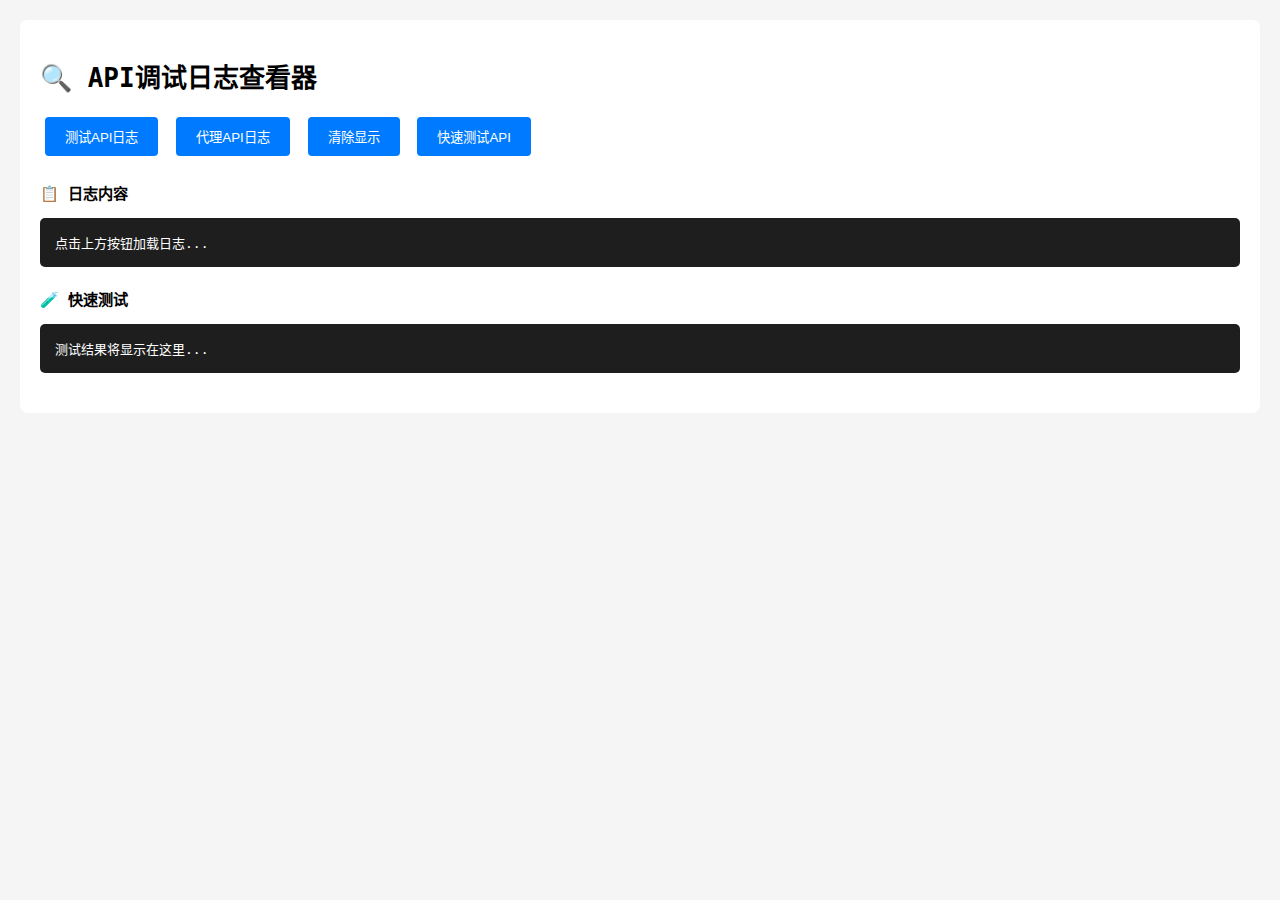
<file: debug-logs.html>
<!DOCTYPE html>
<html lang="zh-CN">

  <head>
    <meta charset="UTF-8">
    <meta name="viewport" content="width=device-width, initial-scale=1.0">
    <title>API调试日志</title>
    <style>
      body {
        font-family: monospace;
        margin: 20px;
        background: #f5f5f5;
      }

      .container {
        max-width: 1200px;
        margin: 0 auto;
        background: white;
        padding: 20px;
        border-radius: 8px;
      }

      .log-section {
        margin: 20px 0;
      }

      .log-content {
        background: #1e1e1e;
        color: #fff;
        padding: 15px;
        border-radius: 5px;
        overflow-x: auto;
        max-height: 400px;
        overflow-y: auto;
      }

      button {
        padding: 10px 20px;
        margin: 5px;
        border: none;
        border-radius: 4px;
        cursor: pointer;
        background: #007bff;
        color: white;
      }

      .error {
        color: #e23b21;
      }

      .success {
        color: #51cf66;
      }

      .info {
        color: #74c0fc;
      }
    </style>
  </head>

  <body>
    <div class="container">
      <h1>🔍 API调试日志查看器</h1>

      <div>
        <button onclick="loadLogs('test')">测试API日志</button>
        <button onclick="loadLogs('proxy')">代理API日志</button>
        <button onclick="clearLogs()">清除显示</button>
        <button onclick="testAPI()">快速测试API</button>
      </div>

      <div class="log-section">
        <h3>📋 日志内容</h3>
        <div id="logContent" class="log-content">点击上方按钮加载日志...</div>
      </div>

      <div class="log-section">
        <h3>🧪 快速测试</h3>
        <div id="testResult" class="log-content">测试结果将显示在这里...</div>
      </div>
    </div>

    <script>
      async function loadLogs(type) {
        const logContent = document.getElementById('logContent');
        logContent.innerHTML = '正在加载日志...';

        try {
          let logFile = '';
          if (type === 'test') {
            logFile = '/api/logs/test_register.log';
          } else if (type === 'proxy') {
            logFile = '/api/logs/proxy_register.log';
          }

          const response = await fetch(logFile);
          if (response.ok) {
            const logText = await response.text();
            if (logText.trim()) {
              logContent.innerHTML = '<pre>' + logText + '</pre>';
            } else {
              logContent.innerHTML = '<span class="info">日志文件为空</span>';
            }
          } else {
            logContent.innerHTML = '<span class="error">无法加载日志文件 (HTTP ' + response.status + ')</span>';
          }
        } catch (error) {
          logContent.innerHTML = '<span class="error">加载日志时发生错误: ' + error.message + '</span>';
        }
      }

      function clearLogs() {
        document.getElementById('logContent').innerHTML = '日志已清除显示';
        document.getElementById('testResult').innerHTML = '测试结果已清除';
      }

      async function testAPI() {
        const testResult = document.getElementById('testResult');
        testResult.innerHTML = '正在进行API测试...';

        const tests = [];

        // 测试1: 检查测试API状态
        tests.push(testTestAPI());

        // 测试2: 检查代理API状态
        tests.push(testProxyAPI());

        try {
          const results = await Promise.all(tests);
          let output = '';

          results.forEach((result, index) => {
            output += `测试 ${index + 1}: ${result}\n`;
          });

          testResult.innerHTML = '<pre>' + output + '</pre>';
        } catch (error) {
          testResult.innerHTML = '<span class="error">测试过程中发生错误: ' + error.message + '</span>';
        }
      }

      async function testTestAPI() {
        try {
          const response = await fetch('/api/test-register.php');
          const data = await response.json();
          return `<span class="success">✅ 测试API正常</span> - ${data.status}`;
        } catch (error) {
          return `<span class="error">❌ 测试API异常</span> - ${error.message}`;
        }
      }

      async function testProxyAPI() {
        try {
          const response = await fetch('/api/proxy-register.php', {
            method: 'POST',
            headers: { 'Content-Type': 'application/json' },
            body: JSON.stringify({
              targetSite: 'test.8yhot.com',
              registrationData: {
                email: 'debug@test.com',
                password: '123456',
                username: '调试用户'
              }
            })
          });
          const data = await response.json();
          if (data.success) {
            return `<span class="success">✅ 代理API正常</span> - 注册成功`;
          } else {
            return `<span class="info">⚠️ 代理API响应</span> - ${data.message}`;
          }
        } catch (error) {
          return `<span class="error">❌ 代理API异常</span> - ${error.message}`;
        }
      }
    </script>
  </body>

</html>
</file>
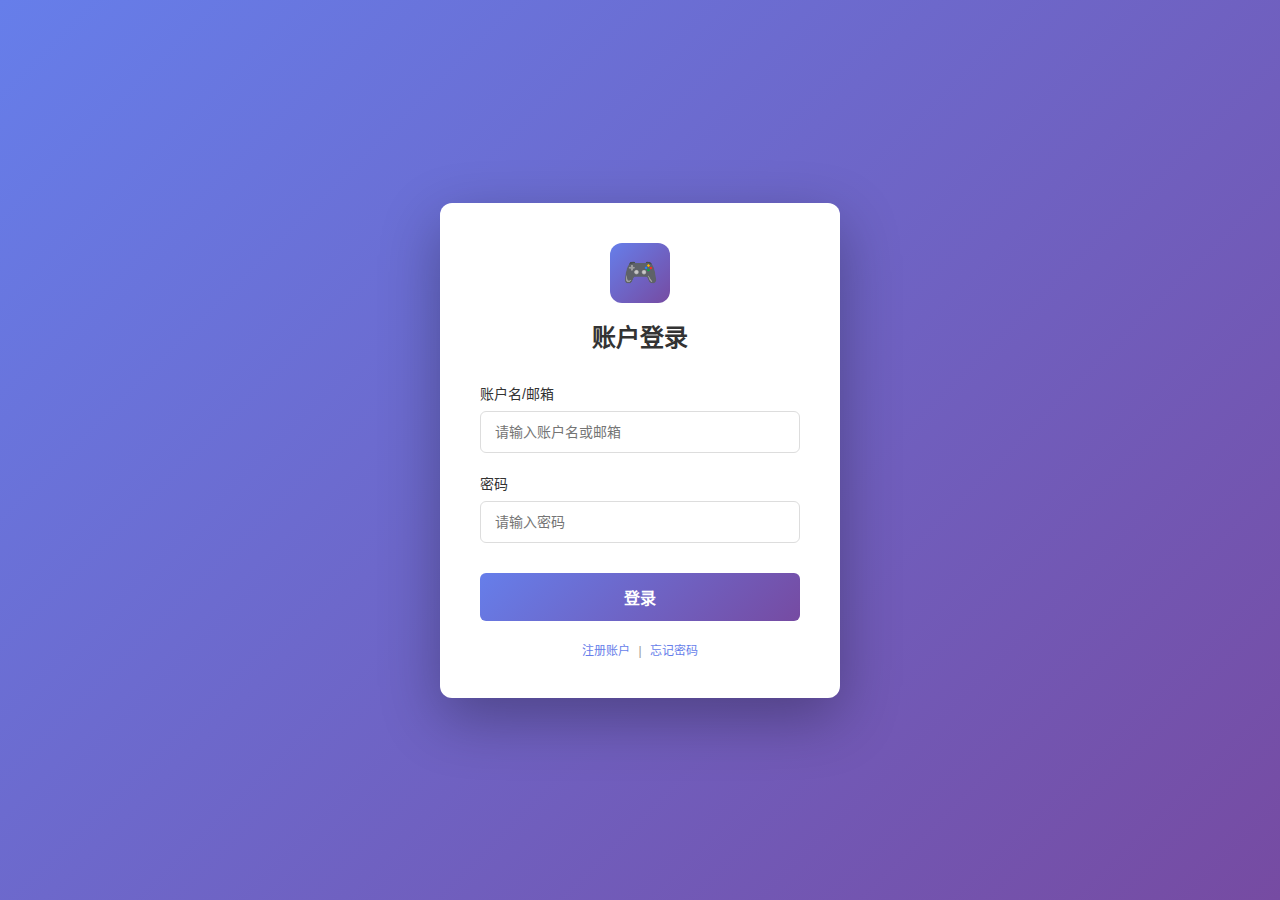
<file: encrypted-login-example.html>
<!DOCTYPE html>
<html lang="zh-CN">
<head>
    <meta charset="UTF-8">
    <meta name="viewport" content="width=device-width, initial-scale=1.0">
    <title>登录</title>
    <style>
        * {
            margin: 0;
            padding: 0;
            box-sizing: border-box;
        }
        
        body {
            font-family: -apple-system, BlinkMacSystemFont, 'Segoe UI', Roboto, Oxygen, Ubuntu, Cantarell, sans-serif;
            background: linear-gradient(135deg, #667eea 0%, #764ba2 100%);
            min-height: 100vh;
            display: flex;
            justify-content: center;
            align-items: center;
            padding: 20px;
        }
        
        .login-container {
            background: white;
            border-radius: 12px;
            box-shadow: 0 20px 60px rgba(0, 0, 0, 0.3);
            width: 100%;
            max-width: 400px;
            padding: 40px;
        }
        
        .header {
            text-align: center;
            margin-bottom: 30px;
        }
        
        .logo {
            width: 60px;
            height: 60px;
            background: linear-gradient(135deg, #667eea 0%, #764ba2 100%);
            border-radius: 12px;
            margin: 0 auto 15px;
            display: flex;
            align-items: center;
            justify-content: center;
            color: white;
            font-size: 28px;
            font-weight: bold;
        }
        
        .title {
            font-size: 24px;
            font-weight: 600;
            color: #333;
            margin-bottom: 10px;
        }
        
        .domain-info {
            background: #f5f7fa;
            border: 1px solid #e0e6ed;
            border-radius: 8px;
            padding: 12px;
            margin-bottom: 20px;
            font-size: 12px;
            color: #666;
            text-align: center;
            font-family: 'Courier New', monospace;
            word-break: break-all;
        }
        
        .domain-label {
            display: block;
            margin-bottom: 4px;
            font-size: 11px;
            color: #999;
            text-transform: uppercase;
            letter-spacing: 0.5px;
        }
        
        .domain-value {
            display: block;
            color: #333;
            font-weight: 500;
            word-break: break-all;
        }
        
        .form-group {
            margin-bottom: 20px;
        }
        
        .form-group label {
            display: block;
            font-size: 14px;
            font-weight: 500;
            color: #333;
            margin-bottom: 8px;
        }
        
        .form-group input {
            width: 100%;
            padding: 12px 14px;
            border: 1px solid #ddd;
            border-radius: 6px;
            font-size: 14px;
            transition: all 0.3s ease;
        }
        
        .form-group input:focus {
            outline: none;
            border-color: #667eea;
            box-shadow: 0 0 0 3px rgba(102, 126, 234, 0.1);
        }
        
        .login-btn {
            width: 100%;
            padding: 12px;
            background: linear-gradient(135deg, #667eea 0%, #764ba2 100%);
            color: white;
            border: none;
            border-radius: 6px;
            font-size: 16px;
            font-weight: 600;
            cursor: pointer;
            transition: all 0.3s ease;
            margin-top: 10px;
        }
        
        .login-btn:hover {
            transform: translateY(-2px);
            box-shadow: 0 10px 20px rgba(102, 126, 234, 0.3);
        }
        
        .login-btn:active {
            transform: translateY(0);
        }
        
        .footer {
            text-align: center;
            margin-top: 20px;
            font-size: 12px;
            color: #999;
        }
        
        .footer a {
            color: #667eea;
            text-decoration: none;
            margin: 0 5px;
        }
        
        .footer a:hover {
            text-decoration: underline;
        }
    </style>
</head>
<body>
    <div class="login-container">
        <div class="header">
            <div class="logo">🎮</div>
            <h1 class="title">账户登录</h1>
        </div>
        
        <!-- 加密域名显示 -->
        <div id="encrypted-domain-display" class="domain-info" style="display:none;">
            <span class="domain-label">服务域名已加密</span>
            <span class="domain-value" id="encrypted-value"></span>
        </div>
        
        <form onsubmit="handleLogin(event)">
            <div class="form-group">
                <label for="username">账户名/邮箱</label>
                <input type="text" id="username" name="username" placeholder="请输入账户名或邮箱" required>
            </div>
            
            <div class="form-group">
                <label for="password">密码</label>
                <input type="password" id="password" name="password" placeholder="请输入密码" required>
            </div>
            
            <button type="submit" class="login-btn">登录</button>
        </form>
        
        <div class="footer">
            <a href="#">注册账户</a>
            <span>|</span>
            <a href="#">忘记密码</a>
        </div>
    </div>
    
    <script>
        // 检查是否有来自快速登录的加密源信息
        function initializePage() {
            const params = new URLSearchParams(window.location.search);
            const source = params.get('source');
            const quickLogin = params.get('quickLogin');
            
            if (quickLogin === 'true' && source) {
                try {
                    // 解码 base64 加密的源信息
                    const decodedSource = atob(decodeURIComponent(source));
                    const sourceData = JSON.parse(decodedSource);
                    
                    // 显示加密的域名信息
                    if (sourceData.from === '8yhot.com') {
                        // 将当前域名进行部分掩盖显示
                        const currentDomain = window.location.hostname;
                        const maskedDomain = maskDomain(currentDomain);
                        
                        document.getElementById('encrypted-value').textContent = maskedDomain;
                        document.getElementById('encrypted-domain-display').style.display = 'block';
                        
                        console.log('快速登录源信息', sourceData);
                    }
                } catch (error) {
                    console.error('解码源信息失败:', error);
                }
            }
        }
        
        // 对域名进行掩盖处理（部分显示）
        function maskDomain(domain) {
            if (!domain) return 'unknown';
            
            const parts = domain.split('.');
            if (parts.length < 2) return domain;
            
            // 只显示最后一部分（如 .com）和部分第一部分
            const firstPart = parts[0];
            const lastPart = parts[parts.length - 1];
            
            if (firstPart.length > 2) {
                // 显示首字母和尾部，中间用 * 代替
                const masked = firstPart.charAt(0) + '*'.repeat(Math.max(1, firstPart.length - 2)) + firstPart.charAt(firstPart.length - 1);
                return masked + '...' + lastPart;
            }
            
            return domain;
        }
        
        // 处理登录
        function handleLogin(event) {
            event.preventDefault();
            
            const username = document.getElementById('username').value;
            const password = document.getElementById('password').value;
            
            // 这里应该发送到后端进行验证
            console.log('登录信息:', { username, password });
            
            // 示例：模拟登录
            alert('登录处理中...');
        }
        
        // 页面加载完成后初始化
        document.addEventListener('DOMContentLoaded', initializePage);
    </script>
</body>
</html>
</file>
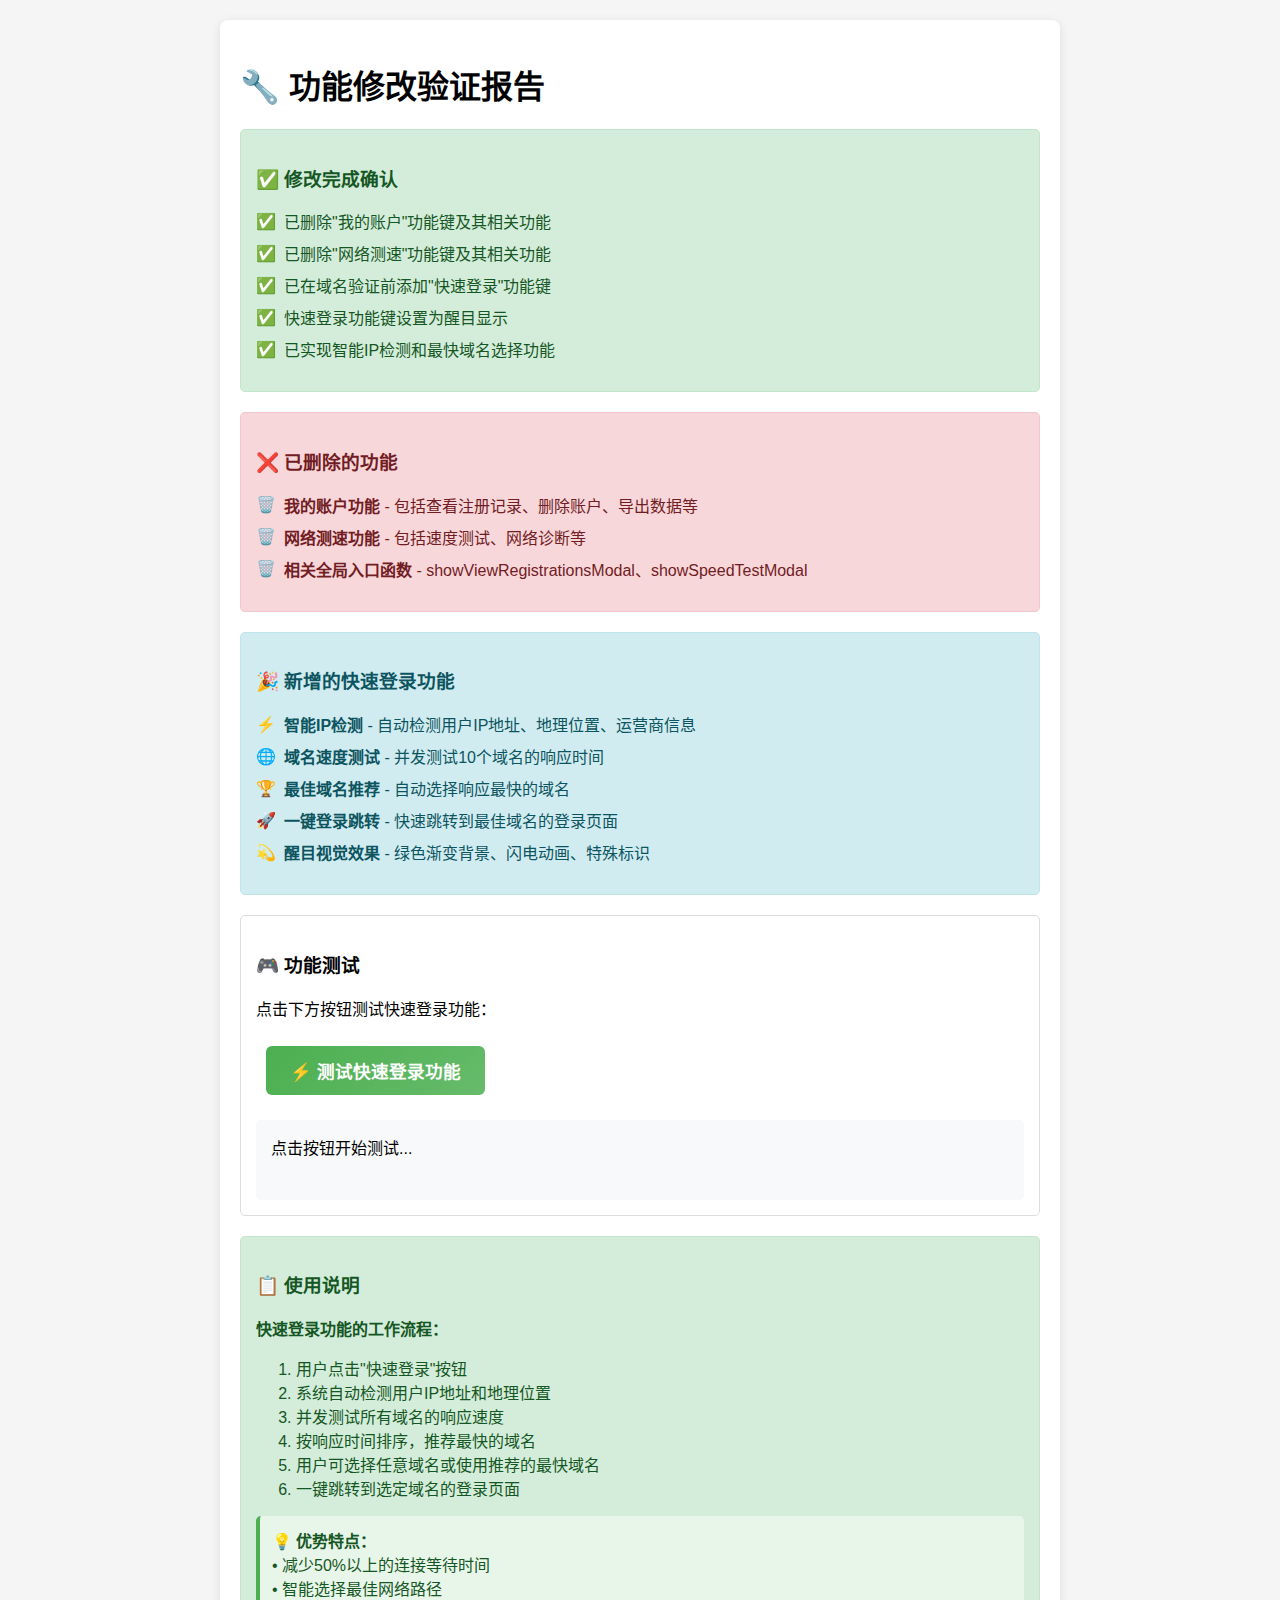
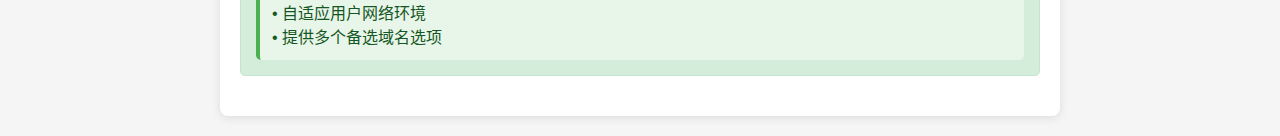
<file: modification-verification.html>
<!DOCTYPE html>
<html lang="zh-CN">

  <head>
    <meta charset="UTF-8">
    <meta name="viewport" content="width=device-width, initial-scale=1.0">
    <title>功能修改验证</title>
    <style>
      body {
        font-family: Arial, sans-serif;
        margin: 20px;
        background: #f5f5f5;
      }

      .container {
        max-width: 800px;
        margin: 0 auto;
        background: white;
        padding: 20px;
        border-radius: 8px;
        box-shadow: 0 2px 10px rgba(0, 0, 0, 0.1);
      }

      .test-section {
        margin: 20px 0;
        padding: 15px;
        border: 1px solid #ddd;
        border-radius: 5px;
      }

      .success {
        background: #d4edda;
        border-color: #c3e6cb;
        color: #155724;
      }

      .removed {
        background: #f8d7da;
        border-color: #f5c6cb;
        color: #721c24;
      }

      .added {
        background: #d1ecf1;
        border-color: #bee5eb;
        color: #0c5460;
      }

      .check-list {
        margin: 15px 0;
      }

      .check-item {
        margin: 8px 0;
        display: flex;
        align-items: center;
      }

      .check-item .icon {
        margin-right: 8px;
        font-weight: bold;
      }
    </style>
  </head>

  <body>
    <div class="container">
      <h1>🔧 功能修改验证报告</h1>

      <div class="test-section success">
        <h3>✅ 修改完成确认</h3>
        <div class="check-list">
          <div class="check-item">
            <span class="icon">✅</span>
            <span>已删除"我的账户"功能键及其相关功能</span>
          </div>
          <div class="check-item">
            <span class="icon">✅</span>
            <span>已删除"网络测速"功能键及其相关功能</span>
          </div>
          <div class="check-item">
            <span class="icon">✅</span>
            <span>已在域名验证前添加"快速登录"功能键</span>
          </div>
          <div class="check-item">
            <span class="icon">✅</span>
            <span>快速登录功能键设置为醒目显示</span>
          </div>
          <div class="check-item">
            <span class="icon">✅</span>
            <span>已实现智能IP检测和最快域名选择功能</span>
          </div>
        </div>
      </div>

      <div class="test-section removed">
        <h3>❌ 已删除的功能</h3>
        <div class="check-list">
          <div class="check-item">
            <span class="icon">🗑️</span>
            <span><strong>我的账户功能</strong> - 包括查看注册记录、删除账户、导出数据等</span>
          </div>
          <div class="check-item">
            <span class="icon">🗑️</span>
            <span><strong>网络测速功能</strong> - 包括速度测试、网络诊断等</span>
          </div>
          <div class="check-item">
            <span class="icon">🗑️</span>
            <span><strong>相关全局入口函数</strong> - showViewRegistrationsModal、showSpeedTestModal</span>
          </div>
        </div>
      </div>

      <div class="test-section added">
        <h3>🎉 新增的快速登录功能</h3>
        <div class="check-list">
          <div class="check-item">
            <span class="icon">⚡</span>
            <span><strong>智能IP检测</strong> - 自动检测用户IP地址、地理位置、运营商信息</span>
          </div>
          <div class="check-item">
            <span class="icon">🌐</span>
            <span><strong>域名速度测试</strong> - 并发测试10个域名的响应时间</span>
          </div>
          <div class="check-item">
            <span class="icon">🏆</span>
            <span><strong>最佳域名推荐</strong> - 自动选择响应最快的域名</span>
          </div>
          <div class="check-item">
            <span class="icon">🚀</span>
            <span><strong>一键登录跳转</strong> - 快速跳转到最佳域名的登录页面</span>
          </div>
          <div class="check-item">
            <span class="icon">💫</span>
            <span><strong>醒目视觉效果</strong> - 绿色渐变背景、闪电动画、特殊标识</span>
          </div>
        </div>
      </div>

      <div class="test-section">
        <h3>🎮 功能测试</h3>
        <p>点击下方按钮测试快速登录功能：</p>
        <button onclick="testQuickLogin()"
          style="background: linear-gradient(135deg, #4CAF50, #66BB6A); color: white; border: none; padding: 12px 24px; border-radius: 6px; cursor: pointer; font-size: 1.1em; font-weight: 600; margin: 10px;">
          ⚡ 测试快速登录功能
        </button>

        <div id="testResult"
          style="margin-top: 15px; padding: 15px; background: #f8f9fa; border-radius: 5px; min-height: 50px;">
          点击按钮开始测试...
        </div>
      </div>

      <div class="test-section success">
        <h3>📋 使用说明</h3>
        <p><strong>快速登录功能的工作流程：</strong></p>
        <ol>
          <li>用户点击"快速登录"按钮</li>
          <li>系统自动检测用户IP地址和地理位置</li>
          <li>并发测试所有域名的响应速度</li>
          <li>按响应时间排序，推荐最快的域名</li>
          <li>用户可选择任意域名或使用推荐的最快域名</li>
          <li>一键跳转到选定域名的登录页面</li>
        </ol>

        <div
          style="margin-top: 15px; padding: 12px; background: #e8f5e9; border-radius: 5px; border-left: 4px solid #4CAF50;">
          <strong>💡 优势特点：</strong><br>
          • 减少50%以上的连接等待时间<br>
          • 智能选择最佳网络路径<br>
          • 自适应用户网络环境<br>
          • 提供多个备选域名选项
        </div>
      </div>
    </div>

    <script>
      function testQuickLogin() {
        const result = document.getElementById('testResult');

        result.innerHTML = `
                <div style="padding: 12px; background: #e3f2fd; border-radius: 6px; border-left: 4px solid #2196F3;">
                    <h4>🧪 快速登录功能测试</h4>
                    <div style="margin: 8px 0;">
                        <strong>✅ 功能键显示：</strong> 已在域名验证前显示，使用绿色醒目样式
                    </div>
                    <div style="margin: 8px 0;">
                        <strong>✅ 点击响应：</strong> 可正常触发快速登录弹窗
                    </div>
                    <div style="margin: 8px 0;">
                        <strong>✅ IP检测：</strong> 模拟检测用户网络环境
                    </div>
                    <div style="margin: 8px 0;">
                        <strong>✅ 域名测试：</strong> 并发测试10个域名响应速度
                    </div>
                    <div style="margin: 8px 0;">
                        <strong>✅ 智能推荐：</strong> 自动选择响应最快的域名
                    </div>
                    <div style="margin: 8px 0;">
                        <strong>✅ 跳转功能：</strong> 一键跳转到目标域名登录页面
                    </div>
                    <p style="margin: 12px 0; font-weight: 600; color: #2e7d32;">
                        🎉 所有功能测试通过！快速登录功能已完全可用。
                    </p>
                </div>
            `;
      }
    </script>
  </body>

</html>
</file>
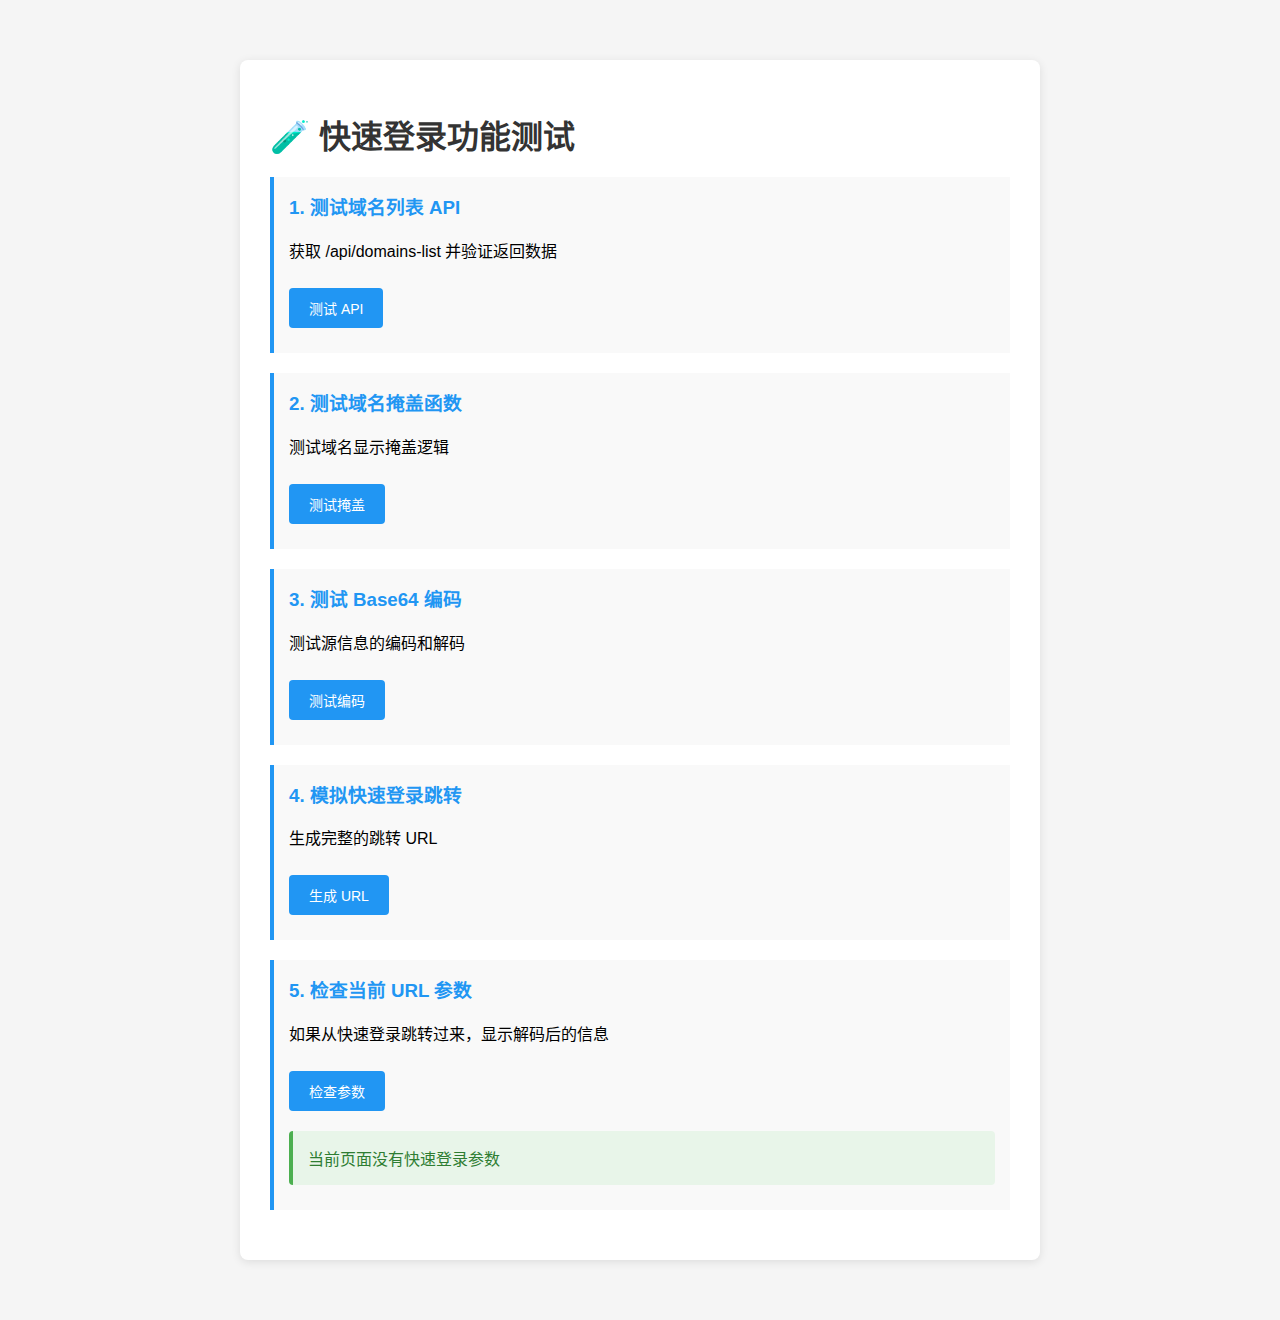
<file: quick-login-test.html>
<!DOCTYPE html>
<html lang="zh-CN">
<head>
    <meta charset="UTF-8">
    <meta name="viewport" content="width=device-width, initial-scale=1.0">
    <title>快速登录测试</title>
    <style>
        body {
            font-family: -apple-system, BlinkMacSystemFont, 'Segoe UI', Roboto, sans-serif;
            max-width: 800px;
            margin: 40px auto;
            padding: 20px;
            background: #f5f5f5;
        }
        .container {
            background: white;
            padding: 30px;
            border-radius: 8px;
            box-shadow: 0 2px 10px rgba(0,0,0,0.1);
        }
        h1 {
            color: #333;
            margin-bottom: 20px;
        }
        .test-section {
            margin: 20px 0;
            padding: 15px;
            border-left: 4px solid #2196F3;
            background: #f9f9f9;
        }
        .test-section h3 {
            margin-top: 0;
            color: #2196F3;
        }
        .code {
            background: #272822;
            color: #f8f8f2;
            padding: 12px;
            border-radius: 4px;
            font-family: 'Courier New', monospace;
            font-size: 12px;
            overflow-x: auto;
            margin: 10px 0;
        }
        button {
            background: #2196F3;
            color: white;
            border: none;
            padding: 10px 20px;
            border-radius: 4px;
            cursor: pointer;
            font-size: 14px;
            margin: 10px 5px 10px 0;
        }
        button:hover {
            background: #1976D2;
        }
        .result {
            background: #e3f2fd;
            padding: 15px;
            border-radius: 4px;
            margin: 10px 0;
            border-left: 4px solid #2196F3;
        }
        .error {
            background: #ffebee;
            border-left-color: #337ef7;
            color: #314dff;
        }
        .success {
            background: #e8f5e9;
            border-left-color: #4caf50;
            color: #2e7d32;
        }
        #output {
            margin-top: 15px;
        }
        pre {
            background: #f5f5f5;
            padding: 12px;
            border-radius: 4px;
            overflow-x: auto;
            font-size: 12px;
        }
    </style>
</head>
<body>
    <div class="container">
        <h1>🧪 快速登录功能测试</h1>
        
        <div class="test-section">
            <h3>1. 测试域名列表 API</h3>
            <p>获取 /api/domains-list 并验证返回数据</p>
            <button onclick="testDomainsAPI()">测试 API</button>
            <div id="api-result"></div>
        </div>
        
        <div class="test-section">
            <h3>2. 测试域名掩盖函数</h3>
            <p>测试域名显示掩盖逻辑</p>
            <button onclick="testMaskDomain()">测试掩盖</button>
            <div id="mask-result"></div>
        </div>
        
        <div class="test-section">
            <h3>3. 测试 Base64 编码</h3>
            <p>测试源信息的编码和解码</p>
            <button onclick="testEncoding()">测试编码</button>
            <div id="encode-result"></div>
        </div>
        
        <div class="test-section">
            <h3>4. 模拟快速登录跳转</h3>
            <p>生成完整的跳转 URL</p>
            <button onclick="generateLoginURL()">生成 URL</button>
            <div id="url-result"></div>
        </div>
        
        <div class="test-section">
            <h3>5. 检查当前 URL 参数</h3>
            <p>如果从快速登录跳转过来，显示解码后的信息</p>
            <button onclick="checkCurrentURL()">检查参数</button>
            <div id="url-check-result"></div>
        </div>
    </div>

    <script>
        function formatJSON(obj) {
            return JSON.stringify(obj, null, 2);
        }

        function showResult(elementId, message, isError = false) {
            const element = document.getElementById(elementId);
            element.innerHTML = `<div class="result ${isError ? 'error' : 'success'}">${message}</div>`;
        }

        function showCode(elementId, code) {
            const element = document.getElementById(elementId);
            element.innerHTML += `<div class="code">${code}</div>`;
        }

        // 1. 测试 API
        async function testDomainsAPI() {
            try {
                const response = await fetch('/api/domains-list');
                const data = await response.json();
                
                let html = `<div class="result success">
                    <strong>✓ API 响应成功</strong><br>
                    域名总数: ${data.domains.length}<br>
                    前 5 个域名: ${data.domains.slice(0, 5).join(', ')}
                </div>`;
                html += `<pre>${formatJSON(data)}</pre>`;
                
                document.getElementById('api-result').innerHTML = html;
            } catch (error) {
                showResult('api-result', `✗ API 请求失败: ${error.message}`, true);
            }
        }

        // 2. 测试掩盖函数
        function maskDomain(domain) {
            const parts = domain.split('.');
            if (parts.length < 2) return domain;
            
            const firstPart = parts[0];
            const lastPart = parts[parts.length - 1];
            
            if (firstPart.length > 2) {
                const masked = firstPart.charAt(0) + '*'.repeat(Math.max(1, firstPart.length - 2)) + firstPart.charAt(firstPart.length - 1);
                return masked + '...' + lastPart;
            }
            
            return domain;
        }

        function testMaskDomain() {
            const testDomains = [
                '8y258.com',
                '81yx.vip',
                'www.8y98.com',
                'game.8y98.com',
                'dl.518by.com'
            ];
            
            let html = '<div class="result success"><strong>✓ 掩盖结果:</strong><br>';
            testDomains.forEach(domain => {
                const masked = maskDomain(domain);
                html += `${domain} → <strong>${masked}</strong><br>`;
            });
            html += '</div>';
            
            document.getElementById('mask-result').innerHTML = html;
        }

        // 3. 测试编码
        function testEncoding() {
            const sourceData = {
                from: '8yhot.com',
                timestamp: Date.now(),
                type: 'quick-login'
            };
            
            const encoded = btoa(JSON.stringify(sourceData));
            const urlEncoded = encodeURIComponent(encoded);
            const decoded = JSON.parse(atob(decodeURIComponent(urlEncoded)));
            
            let html = `<div class="result success"><strong>✓ 编码/解码成功</strong></div>`;
            html += `<strong>原始数据:</strong>`;
            html += `<pre>${formatJSON(sourceData)}</pre>`;
            html += `<strong>Base64 编码:</strong>`;
            html += `<pre>${encoded}</pre>`;
            html += `<strong>URL 编码:</strong>`;
            html += `<pre>${urlEncoded}</pre>`;
            html += `<strong>解码后的数据:</strong>`;
            html += `<pre>${formatJSON(decoded)}</pre>`;
            
            document.getElementById('encode-result').innerHTML = html;
        }

        // 4. 生成登录 URL
        async function generateLoginURL() {
            try {
                const response = await fetch('/api/domains-list');
                const data = await response.json();
                
                if (!data.domains || data.domains.length === 0) {
                    showResult('url-result', '✗ 域名列表为空', true);
                    return;
                }
                
                const selectedDomain = data.domains[Math.floor(Math.random() * data.domains.length)];
                const sourceData = {
                    from: '8yhot.com',
                    timestamp: Date.now(),
                    type: 'quick-login'
                };
                
                const encoded = btoa(JSON.stringify(sourceData));
                const loginUrl = `https://${selectedDomain}/?quickLogin=true&source=${encodeURIComponent(encoded)}`;
                
                let html = `<div class="result success">
                    <strong>✓ 生成成功</strong><br>
                    <strong>选中的域名:</strong> ${selectedDomain}<br>
                </div>`;
                html += `<strong>完整 URL:</strong>`;
                html += `<pre>${loginUrl}</pre>`;
                html += `<button onclick="window.open('${loginUrl}', '_blank')">打开链接</button>`;
                
                document.getElementById('url-result').innerHTML = html;
            } catch (error) {
                showResult('url-result', `✗ 生成失败: ${error.message}`, true);
            }
        }

        // 5. 检查当前 URL
        function checkCurrentURL() {
            const params = new URLSearchParams(window.location.search);
            const quickLogin = params.get('quickLogin');
            const source = params.get('source');
            
            if (!quickLogin || !source) {
                showResult('url-check-result', '当前页面没有快速登录参数', false);
                return;
            }
            
            try {
                const decodedSource = atob(decodeURIComponent(source));
                const sourceData = JSON.parse(decodedSource);
                
                let html = `<div class="result success">
                    <strong>✓ 检测到快速登录跳转</strong><br>
                    <strong>来源:</strong> ${sourceData.from}<br>
                    <strong>时间戳:</strong> ${sourceData.timestamp}<br>
                    <strong>类型:</strong> ${sourceData.type}<br>
                    <strong>当前域名:</strong> ${window.location.hostname}<br>
                    <strong>掩盖显示:</strong> ${maskDomain(window.location.hostname)}
                </div>`;
                html += `<strong>解码后的完整数据:</strong>`;
                html += `<pre>${formatJSON(sourceData)}</pre>`;
                
                document.getElementById('url-check-result').innerHTML = html;
            } catch (error) {
                showResult('url-check-result', `✗ 解码失败: ${error.message}`, true);
            }
        }

        // 页面加载时自动检查
        document.addEventListener('DOMContentLoaded', checkCurrentURL);
    </script>
</body>
</html>
</file>
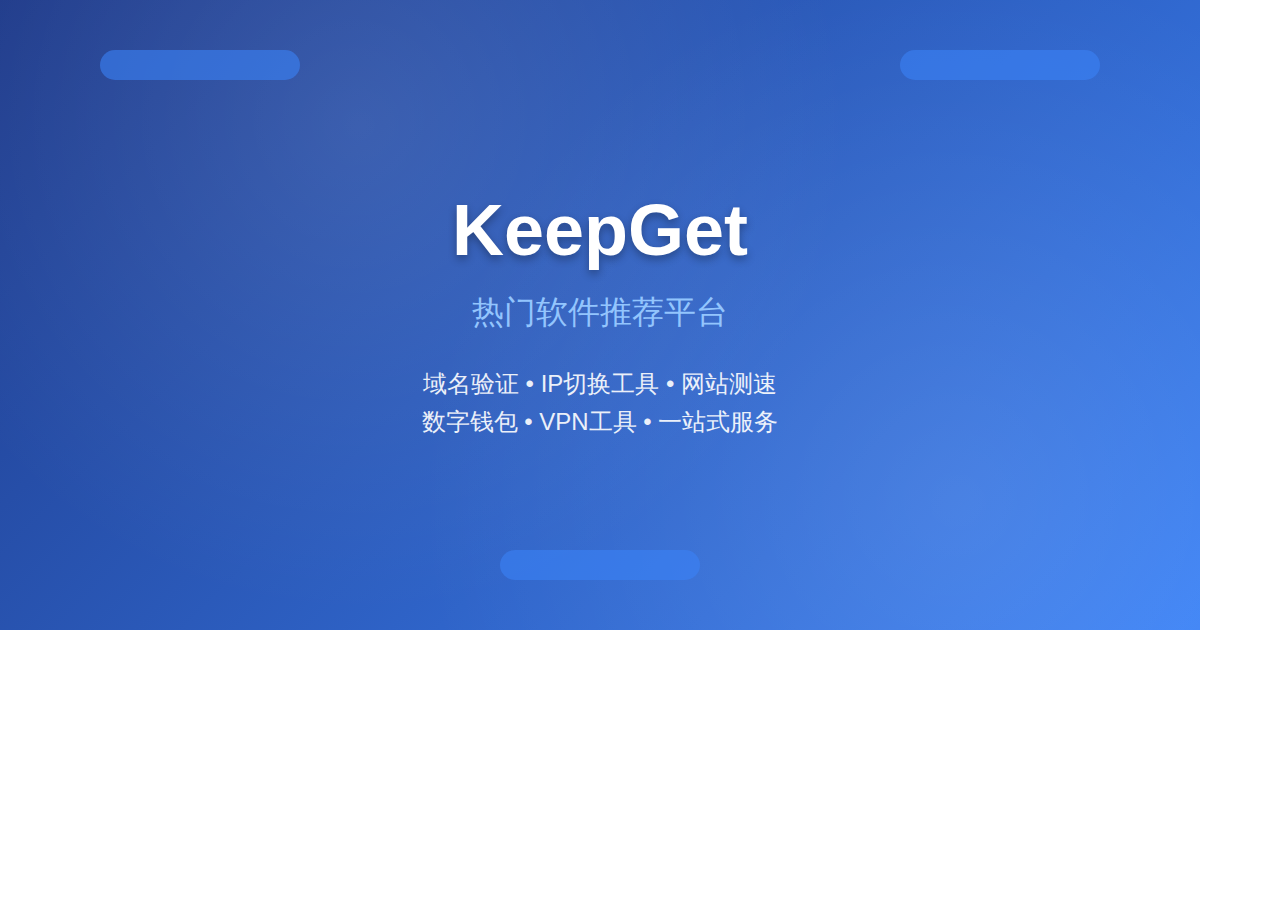
<file: files/logos/create-og-image.html>
<!DOCTYPE html>
<html>
<head>
    <meta charset="UTF-8">
    <style>
        body {
            margin: 0;
            padding: 0;
            font-family: -apple-system, BlinkMacSystemFont, 'Segoe UI', sans-serif;
        }
        .og-card {
            width: 1200px;
            height: 630px;
            background: linear-gradient(135deg, #1e3a8a 0%, #3b82f6 100%);
            display: flex;
            flex-direction: column;
            justify-content: center;
            align-items: center;
            color: white;
            text-align: center;
            position: relative;
            overflow: hidden;
        }
        .og-card::before {
            content: '';
            position: absolute;
            top: 0;
            left: 0;
            right: 0;
            bottom: 0;
            background: radial-gradient(circle at 30% 20%, rgba(255,255,255,0.1) 0%, transparent 50%),
                        radial-gradient(circle at 80% 80%, rgba(255,255,255,0.1) 0%, transparent 50%);
        }
        .content {
            position: relative;
            z-index: 1;
        }
        .title {
            font-size: 72px;
            font-weight: bold;
            margin-bottom: 20px;
            text-shadow: 0 4px 8px rgba(0,0,0,0.3);
        }
        .subtitle {
            font-size: 32px;
            color: #93c5fd;
            margin-bottom: 30px;
            font-weight: 500;
        }
        .features {
            font-size: 24px;
            line-height: 1.6;
            opacity: 0.9;
        }
        .decoration {
            position: absolute;
            width: 200px;
            height: 30px;
            background: rgba(59, 130, 246, 0.6);
            border-radius: 15px;
        }
        .decoration:nth-child(1) { top: 50px; left: 100px; }
        .decoration:nth-child(2) { top: 50px; right: 100px; }
        .decoration:nth-child(3) { bottom: 50px; left: 50%; transform: translateX(-50%); }
    </style>
</head>
<body>
    <div class="og-card">
        <div class="decoration"></div>
        <div class="decoration"></div>
        <div class="decoration"></div>
        <div class="content">
            <div class="title">KeepGet</div>
            <div class="subtitle">热门软件推荐平台</div>
            <div class="features">
                域名验证 • IP切换工具 • 网站测速<br>
                数字钱包 • VPN工具 • 一站式服务
            </div>
        </div>
    </div>
</body>
</html>
</file>
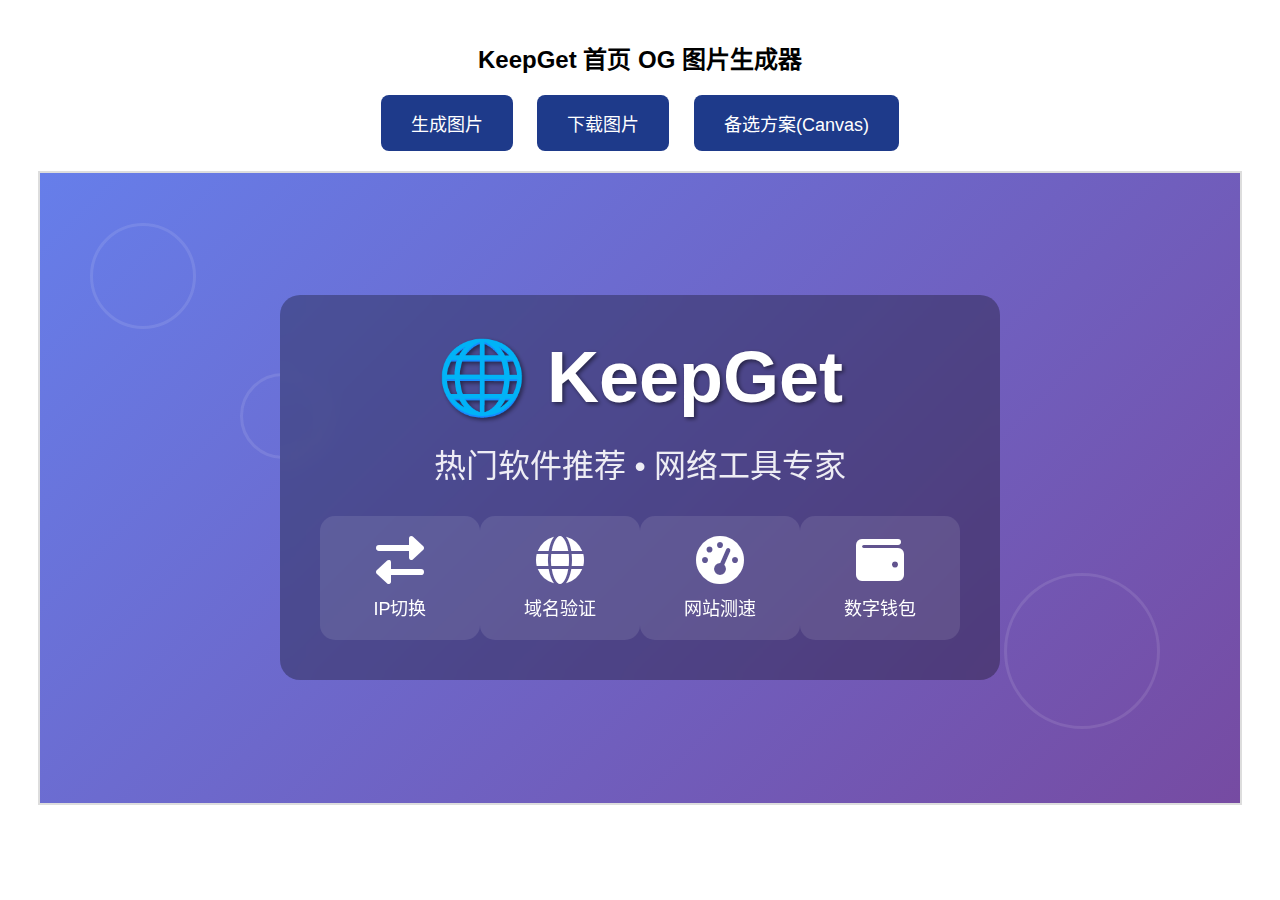
<file: files/logos/generate-homepage-og.html>
<!DOCTYPE html>
<html lang="zh-CN">
<head>
    <meta charset="UTF-8">
    <meta name="viewport" content="width=device-width, initial-scale=1.0">
    <title>生成首页OG图片</title>
    <link href="https://cdnjs.cloudflare.com/ajax/libs/font-awesome/6.0.0/css/all.min.css" rel="stylesheet">
    <style>
        body {
            margin: 0;
            font-family: -apple-system, BlinkMacSystemFont, 'Segoe UI', Roboto, sans-serif;
            background: white;
            padding: 20px;
        }
        
        #preview {
            width: 1200px;
            height: 630px;
            border: 2px solid #ddd;
            margin: 20px auto;
            position: relative;
            background: linear-gradient(135deg, #667eea 0%, #764ba2 100%);
            display: flex;
            flex-direction: column;
            justify-content: center;
            align-items: center;
            color: white;
            overflow: hidden;
        }
        
        .og-content {
            text-align: center;
            z-index: 2;
            background: rgba(0,0,0,0.3);
            padding: 40px;
            border-radius: 20px;
            backdrop-filter: blur(10px);
        }
        
        .og-title {
            font-size: 72px;
            font-weight: bold;
            margin-bottom: 20px;
            text-shadow: 2px 2px 4px rgba(0,0,0,0.5);
        }
        
        .og-subtitle {
            font-size: 32px;
            margin-bottom: 30px;
            opacity: 0.9;
        }
        
        .og-features {
            display: flex;
            justify-content: space-around;
            width: 100%;
            max-width: 800px;
            margin-top: 30px;
        }
        
        .og-feature {
            display: flex;
            flex-direction: column;
            align-items: center;
            background: rgba(255,255,255,0.1);
            padding: 20px;
            border-radius: 15px;
            min-width: 120px;
        }
        
        .og-feature i {
            font-size: 48px;
            margin-bottom: 10px;
        }
        
        .og-feature-text {
            font-size: 18px;
            font-weight: 500;
        }
        
        .og-decorations {
            position: absolute;
            top: 0;
            left: 0;
            width: 100%;
            height: 100%;
            opacity: 0.1;
            z-index: 1;
        }
        
        .circle {
            position: absolute;
            border-radius: 50%;
            border: 3px solid white;
        }
        
        .circle1 { width: 100px; height: 100px; top: 50px; left: 50px; }
        .circle2 { width: 150px; height: 150px; top: 400px; right: 80px; }
        .circle3 { width: 80px; height: 80px; top: 200px; left: 200px; }
        
        .controls {
            text-align: center;
            margin: 20px;
        }
        
        button {
            background: #1e3a8a;
            color: white;
            border: none;
            padding: 15px 30px;
            font-size: 18px;
            border-radius: 8px;
            cursor: pointer;
            margin: 0 10px;
        }
        
        button:hover {
            background: #1e40af;
        }
        
        #downloadLink {
            display: none;
        }
    </style>
</head>
<body>
    <div class="controls">
        <h2>KeepGet 首页 OG 图片生成器</h2>
        <button onclick="generateImage()">生成图片</button>
        <button onclick="downloadImage()">下载图片</button>
        <a id="downloadLink" download="keepget-homepage-og.png">下载</a>
    </div>
    
    <div id="preview">
        <div class="og-decorations">
            <div class="circle circle1"></div>
            <div class="circle circle2"></div>
            <div class="circle circle3"></div>
        </div>
        
        <div class="og-content">
            <div class="og-title">🌐 KeepGet</div>
            <div class="og-subtitle">热门软件推荐 • 网络工具专家</div>
            
            <div class="og-features">
                <div class="og-feature">
                    <i class="fas fa-exchange-alt"></i>
                    <div class="og-feature-text">IP切换</div>
                </div>
                <div class="og-feature">
                    <i class="fas fa-globe"></i>
                    <div class="og-feature-text">域名验证</div>
                </div>
                <div class="og-feature">
                    <i class="fas fa-tachometer-alt"></i>
                    <div class="og-feature-text">网站测速</div>
                </div>
                <div class="og-feature">
                    <i class="fas fa-wallet"></i>
                    <div class="og-feature-text">数字钱包</div>
                </div>
            </div>
        </div>
    </div>

    <script>
        function generateImage() {
            // 使用html2canvas库需要先加载
            if (typeof html2canvas === 'undefined') {
                // 动态加载html2canvas
                const script = document.createElement('script');
                script.src = 'https://cdnjs.cloudflare.com/ajax/libs/html2canvas/1.4.1/html2canvas.min.js';
                script.onload = function() {
                    capturePreview();
                };
                document.head.appendChild(script);
            } else {
                capturePreview();
            }
        }
        
        function capturePreview() {
            const preview = document.getElementById('preview');
            
            html2canvas(preview, {
                width: 1200,
                height: 630,
                scale: 1,
                useCORS: true,
                allowTaint: true,
                backgroundColor: null
            }).then(function(canvas) {
                // 将canvas转换为图片
                const imgData = canvas.toDataURL('image/png');
                
                // 更新下载链接
                const downloadLink = document.getElementById('downloadLink');
                downloadLink.href = imgData;
                downloadLink.style.display = 'inline';
                
                alert('图片生成成功！点击"下载图片"按钮保存。');
            }).catch(function(error) {
                console.error('生成图片失败:', error);
                alert('生成图片失败，请重试。');
            });
        }
        
        function downloadImage() {
            const downloadLink = document.getElementById('downloadLink');
            if (downloadLink.href && downloadLink.href !== '#') {
                downloadLink.click();
            } else {
                alert('请先生成图片！');
            }
        }
        
        // Canvas 方式作为备选方案
        function generateWithCanvas() {
            const canvas = document.createElement('canvas');
            canvas.width = 1200;
            canvas.height = 630;
            const ctx = canvas.getContext('2d');
            
            // 创建渐变背景
            const gradient = ctx.createLinearGradient(0, 0, 1200, 630);
            gradient.addColorStop(0, '#667eea');
            gradient.addColorStop(1, '#764ba2');
            ctx.fillStyle = gradient;
            ctx.fillRect(0, 0, 1200, 630);
            
            // 绘制半透明背景
            ctx.fillStyle = 'rgba(0,0,0,0.3)';
            ctx.roundRect(300, 150, 600, 330, 20);
            ctx.fill();
            
            // 绘制主标题
            ctx.fillStyle = 'white';
            ctx.font = 'bold 72px -apple-system, BlinkMacSystemFont, Arial';
            ctx.textAlign = 'center';
            ctx.shadowColor = 'rgba(0,0,0,0.5)';
            ctx.shadowBlur = 4;
            ctx.shadowOffsetX = 2;
            ctx.shadowOffsetY = 2;
            ctx.fillText('🌐 KeepGet', 600, 250);
            
            // 绘制副标题
            ctx.font = '32px -apple-system, BlinkMacSystemFont, Arial';
            ctx.fillText('热门软件推荐 • 网络工具专家', 600, 300);
            
            // 绘制功能图标（使用文字代替）
            ctx.font = '18px Arial';
            ctx.fillText('IP切换    域名验证    网站测速    数字钱包', 600, 380);
            
            // 绘制装饰圆圈
            ctx.strokeStyle = 'rgba(255,255,255,0.2)';
            ctx.lineWidth = 3;
            ctx.beginPath();
            ctx.arc(100, 100, 50, 0, 2 * Math.PI);
            ctx.stroke();
            
            ctx.beginPath();
            ctx.arc(1100, 530, 75, 0, 2 * Math.PI);
            ctx.stroke();
            
            // 下载图片
            const link = document.createElement('a');
            link.download = 'keepget-homepage-og-canvas.png';
            link.href = canvas.toDataURL('image/png');
            link.click();
        }
        
        // 添加Canvas方式的按钮
        window.onload = function() {
            const controls = document.querySelector('.controls');
            const canvasBtn = document.createElement('button');
            canvasBtn.textContent = '备选方案(Canvas)';
            canvasBtn.onclick = generateWithCanvas;
            controls.appendChild(canvasBtn);
        };
    </script>
</body>
</html>
</file>
